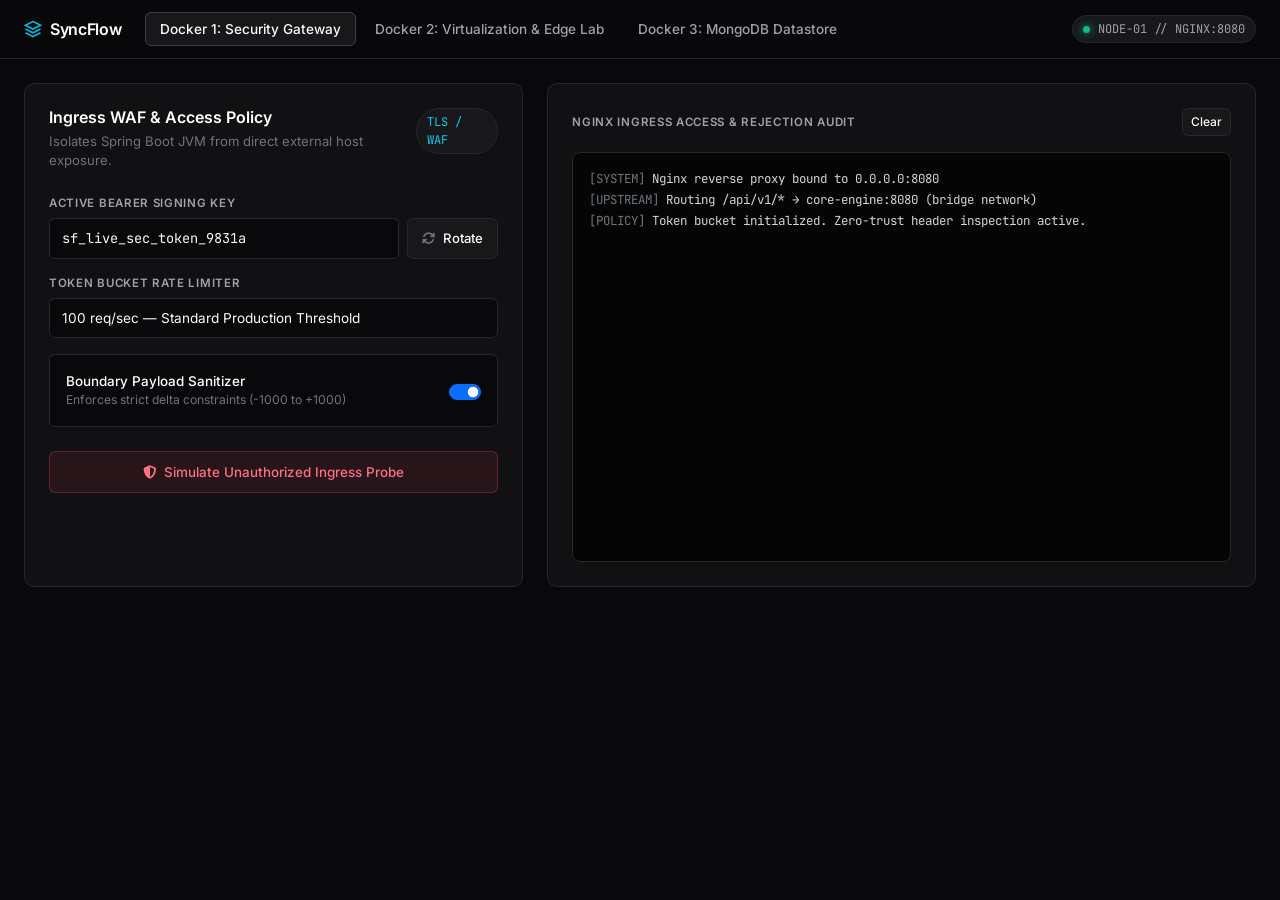
<file: edge-client/html/security.html>
<!DOCTYPE html>
<html lang="en">
<head>
    <meta charset="UTF-8">
    <meta name="viewport" content="width=device-width, initial-scale=1.0">
    <title>SyncFlow — Docker 1: Ingress Gateway</title>
    <link href="https://cdn.jsdelivr.net/npm/bootstrap@5.3.0/dist/css/bootstrap.min.css" rel="stylesheet">
    <link rel="stylesheet" href="https://cdnjs.cloudflare.com/ajax/libs/font-awesome/6.4.0/css/all.min.css">
    <link href="https://fonts.googleapis.com/css2?family=Inter:wght@400;500;600;700&family=JetBrains+Mono:wght@400;500&display=swap" rel="stylesheet">
    <style>
        :root {
            --bg-canvas: #09090b;
            --bg-surface: #111113;
            --bg-elevated: #18181b;
            --border-subtle: #27272a;
            --border-focus: #3f3f46;
            --text-primary: #fafafa;
            --text-secondary: #a1a1aa;
            --accent-emerald: #10b981;
            --accent-cyan: #06b6d4;
            --accent-rose: #f43f5e;
        }
        body {
            background-color: var(--bg-canvas);
            color: var(--text-primary);
            font-family: 'Inter', -apple-system, sans-serif;
            margin: 0;
            -webkit-font-smoothing: antialiased;
        }
        .mono { font-family: 'JetBrains Mono', monospace; }
        .topbar {
            background-color: rgba(9, 9, 11, 0.85);
            backdrop-filter: blur(12px);
            border-bottom: 1px solid var(--border-subtle);
            padding: 12px 24px;
        }
        .nav-tab {
            color: var(--text-secondary);
            text-decoration: none;
            font-size: 0.85rem;
            font-weight: 500;
            padding: 6px 14px;
            border-radius: 6px;
            transition: all 0.15s ease;
            border: 1px solid transparent;
        }
        .nav-tab:hover { color: var(--text-primary); background: var(--bg-elevated); }
        .nav-tab.active {
            color: var(--text-primary);
            background: var(--bg-elevated);
            border-color: var(--border-focus);
        }
        .panel {
            background: var(--bg-surface);
            border: 1px solid var(--border-subtle);
            border-radius: 10px;
            padding: 24px;
        }
        .label-micro {
            font-size: 0.72rem;
            font-weight: 600;
            letter-spacing: 0.06em;
            text-transform: uppercase;
            color: var(--text-secondary);
            margin-bottom: 6px;
            display: block;
        }
        .input-modern {
            background: var(--bg-canvas) !important;
            border: 1px solid var(--border-subtle) !important;
            color: var(--text-primary) !important;
            font-size: 0.85rem;
            border-radius: 6px;
            padding: 9px 12px;
        }
        .input-modern:focus {
            border-color: var(--border-focus) !important;
            box-shadow: none !important;
        }
        .btn-ghost {
            background: var(--bg-elevated);
            border: 1px solid var(--border-subtle);
            color: var(--text-primary);
            font-size: 0.82rem;
            font-weight: 500;
            padding: 7px 14px;
            border-radius: 6px;
            transition: 0.15s;
        }
        .btn-ghost:hover { background: #27272a; border-color: #52525b; color: #fff; }
        .btn-danger-subtle {
            background: rgba(244, 63, 94, 0.1);
            border: 1px solid rgba(244, 63, 94, 0.3);
            color: #fb7185;
            font-size: 0.84rem;
            font-weight: 500;
            padding: 10px 16px;
            border-radius: 6px;
            transition: 0.15s;
        }
        .btn-danger-subtle:hover { background: rgba(244, 63, 94, 0.18); border-color: #f43f5e; color: #fff; }
        .console-stream {
            background: #050506;
            border: 1px solid var(--border-subtle);
            border-radius: 8px;
            font-family: 'JetBrains Mono', monospace;
            font-size: 0.78rem;
            line-height: 1.65;
            height: 410px;
            overflow-y: auto;
            padding: 16px;
            color: #d4d4d8;
        }
        .status-dot {
            width: 7px; height: 7px; border-radius: 50%;
            background: var(--accent-emerald);
            display: inline-block;
            box-shadow: 0 0 8px var(--accent-emerald);
        }
        .pill-badge {
            background: var(--bg-elevated);
            border: 1px solid var(--border-subtle);
            color: var(--text-secondary);
            font-size: 0.75rem;
            padding: 4px 10px;
            border-radius: 99px;
        }
    </style>
</head>
<body>

<header class="topbar d-flex align-items-center justify-content-between">
    <div class="d-flex align-items-center gap-4">
        <a href="index.html" class="text-decoration-none d-flex align-items-center gap-2 text-white fw-semibold">
            <svg width="18" height="18" viewBox="0 0 24 24" fill="none" stroke="#06b6d4" stroke-width="2.2"><polygon points="12 2 2 7 12 12 22 7 12 2"/><polyline points="2 17 12 22 22 17"/><polyline points="2 12 12 17 22 12"/></svg>
            <span style="letter-spacing: -0.02em;">SyncFlow</span>
        </a>
        <nav class="d-flex align-items-center gap-1">
            <a class="nav-tab active" href="security.html">Docker 1: Security Gateway</a>
            <a class="nav-tab" href="index.html">Docker 2: Virtualization & Edge Lab</a>
            <a class="nav-tab" href="datastore.html">Docker 3: MongoDB Datastore</a>
        </nav>
    </div>
    <div class="pill-badge mono d-flex align-items-center gap-2">
        <span class="status-dot"></span>
        <span>NODE-01 // NGINX:8080</span>
    </div>
</header>

<main class="container-fluid px-4 py-4">
    <div class="row g-4">
        <div class="col-lg-5">
            <div class="panel h-100">
                <div class="d-flex justify-content-between align-items-start mb-4">
                    <div>
                        <h6 class="fw-semibold mb-1 text-white">Ingress WAF & Access Policy</h6>
                        <p class="text-secondary mb-0" style="font-size: 0.82rem;">Isolates Spring Boot JVM from direct external host exposure.</p>
                    </div>
                    <span class="pill-badge mono text-info">TLS / WAF</span>
                </div>

                <div class="mb-3">
                    <label class="label-micro">Active Bearer Signing Key</label>
                    <div class="d-flex gap-2">
                        <input type="text" id="secToken" class="form-control input-modern mono" value="sf_live_sec_token_9831a" readonly>
                        <button class="btn-ghost text-nowrap" onclick="rotateToken()">
                            <i class="fa-solid fa-rotate me-1 text-secondary"></i> Rotate
                        </button>
                    </div>
                </div>

                <div class="mb-3">
                    <label class="label-micro">Token Bucket Rate Limiter</label>
                    <select class="form-select input-modern" id="rateLimit">
                        <option value="100">100 req/sec — Standard Production Threshold</option>
                        <option value="10">10 req/sec — Strict DDoS Mitigation Mode</option>
                    </select>
                </div>

                <div class="mb-4 p-3 rounded" style="background: var(--bg-canvas); border: 1px solid var(--border-subtle);">
                    <div class="form-check form-switch d-flex align-items-center justify-content-between ps-0 mb-0">
                        <div>
                            <div class="fw-medium text-white" style="font-size: 0.84rem;">Boundary Payload Sanitizer</div>
                            <div class="text-secondary" style="font-size: 0.76rem;">Enforces strict delta constraints (-1000 to +1000)</div>
                        </div>
                        <input class="form-check-input ms-3" type="checkbox" id="sanitizerToggle" checked style="cursor:pointer;">
                    </div>
                </div>

                <button class="btn-danger-subtle w-100" onclick="simulateAttack()">
                    <i class="fa-solid fa-shield-halved me-2"></i>Simulate Unauthorized Ingress Probe
                </button>
            </div>
        </div>

        <div class="col-lg-7">
            <div class="panel h-100">
                <div class="d-flex justify-content-between align-items-center mb-3">
                    <div class="d-flex align-items-center gap-2">
                        <span class="label-micro mb-0">NGINX INGRESS ACCESS & REJECTION AUDIT</span>
                    </div>
                    <button class="btn-ghost py-1 px-2" style="font-size:0.75rem;" onclick="document.getElementById('secLogs').innerHTML=''">Clear</button>
                </div>
                <div class="console-stream" id="secLogs">
                    <div><span class="text-secondary">[SYSTEM]</span> Nginx reverse proxy bound to 0.0.0.0:8080</div>
                    <div><span class="text-secondary">[UPSTREAM]</span> Routing /api/v1/* &rarr; core-engine:8080 (bridge network)</div>
                    <div><span class="text-secondary">[POLICY]</span> Token bucket initialized. Zero-trust header inspection active.</div>
                </div>
            </div>
        </div>
    </div>
</main>

<script>
    function logSec(msg) {
        const s = document.getElementById('secLogs');
        const ts = new Date().toISOString().substring(11, 23);
        s.innerHTML += `<div><span style="color:#52525b;">${ts}</span> ${msg}</div>`;
        s.scrollTop = s.scrollHeight;
    }

    function rotateToken() {
        const rand = "sf_live_" + Math.random().toString(36).substring(2, 11);
        document.getElementById('secToken').value = rand;
        logSec(`<span style="color:#fbbf24;">[AUTH]</span> Signing key rotated. Issued new bearer token: <span class="text-white">${rand}</span>`);
    }

    function simulateAttack() {
        logSec(`<span style="color:#fb7185;">[WARN]</span> Unauthenticated ingress packet intercepted from external socket.`);
        setTimeout(() => {
            logSec(`<span style="color:#f43f5e;">[DROP 403]</span> Missing valid Authorization header. Packet dropped at edge.`);
            logSec(`<span style="color:#34d399;">[ISOLATED]</span> Docker 2 Core Engine remained completely unexposed.`);
        }, 350);
    }
</script>
</body>
</html>
</file>
